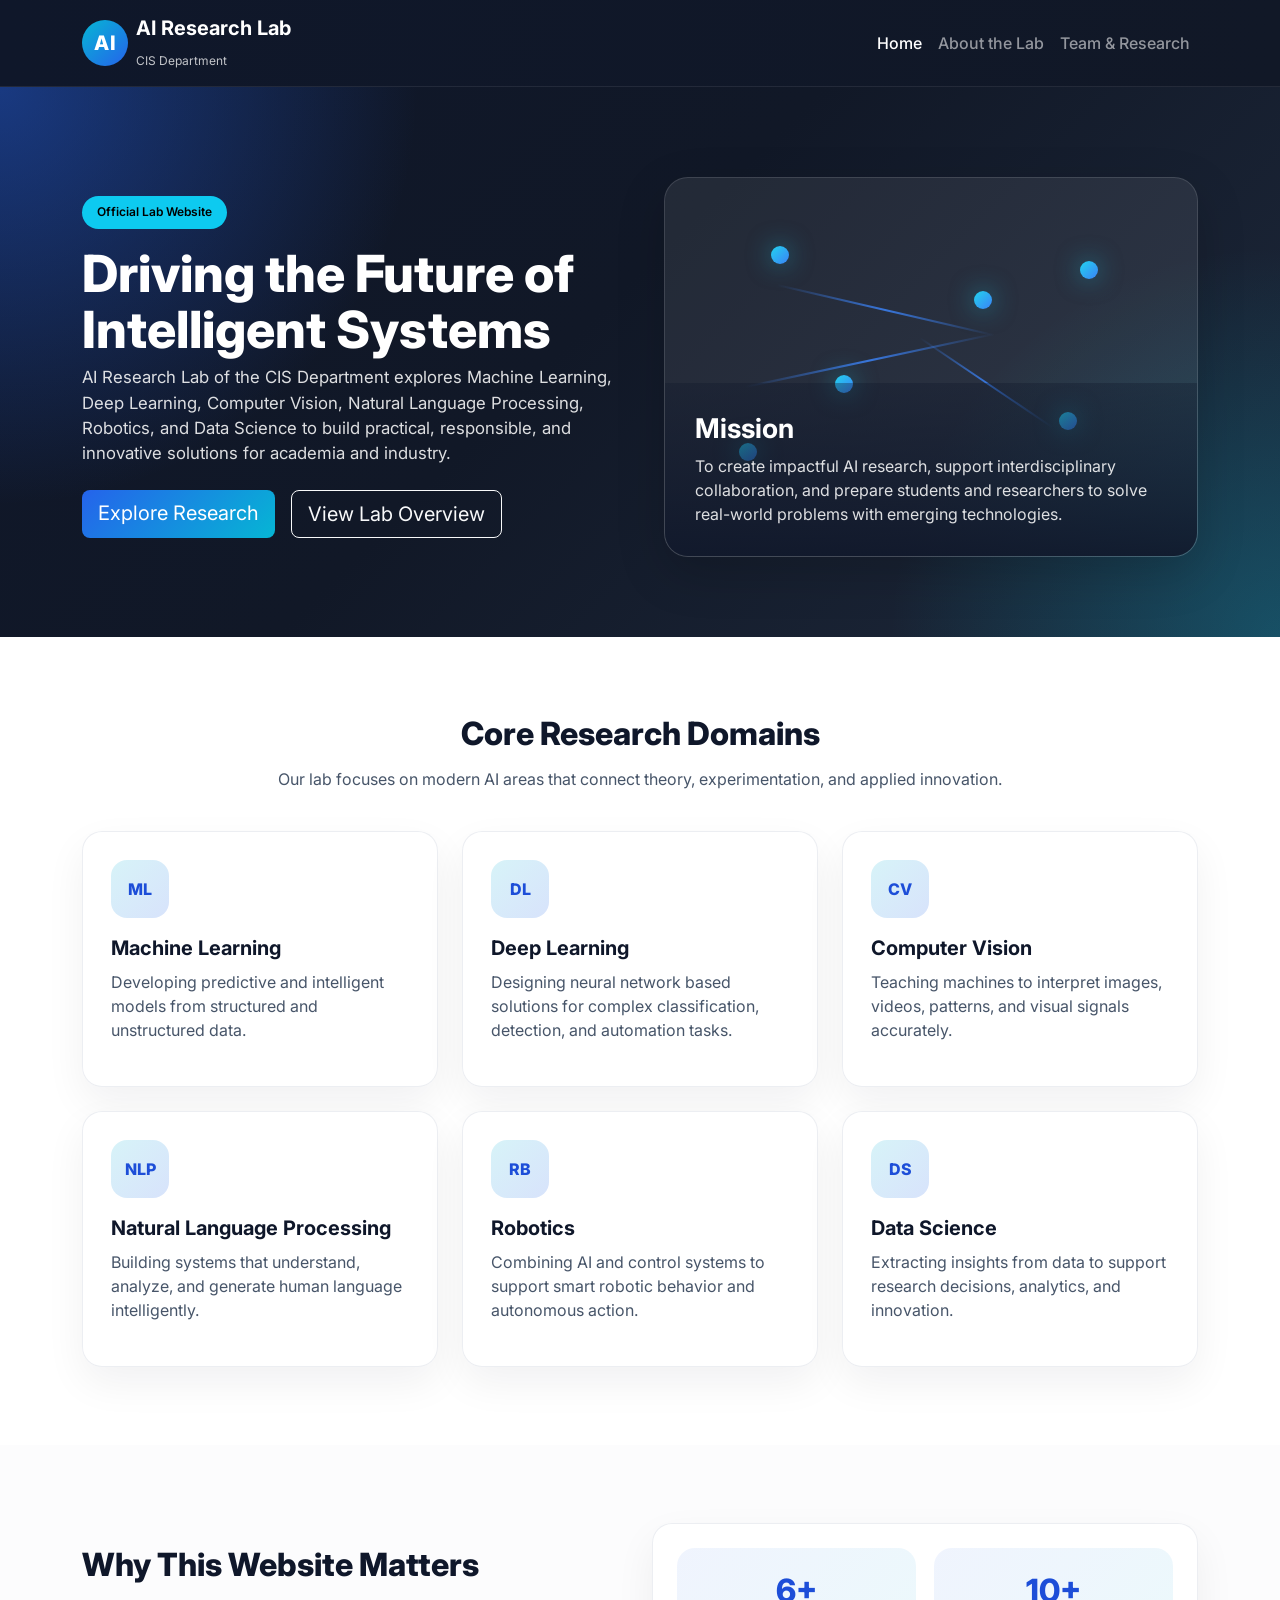
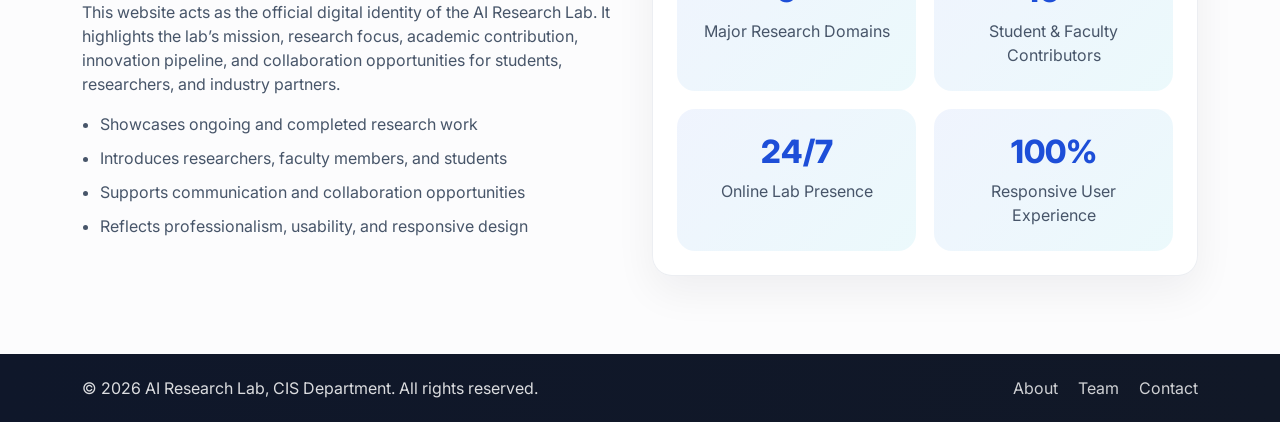
<file: index.html>
<!DOCTYPE html>
<html lang="en">
<head>
  <meta charset="UTF-8" />
  <meta name="viewport" content="width=device-width, initial-scale=1.0" />
  <title>AI Research Lab | Home</title>
  <meta name="description" content="Official website of AI Research Lab, CIS Department. Explore research, projects, innovation, and collaboration opportunities." />
  <link rel="preconnect" href="https://fonts.googleapis.com">
  <link rel="preconnect" href="https://fonts.gstatic.com" crossorigin>
  <link href="https://fonts.googleapis.com/css2?family=Inter:wght@400;500;600;700;800&display=swap" rel="stylesheet">
  <link href="https://cdn.jsdelivr.net/npm/bootstrap@5.3.3/dist/css/bootstrap.min.css" rel="stylesheet">
  <link rel="stylesheet" href="style.css" />
</head>
<body>
  <header>
    <nav class="navbar navbar-expand-lg navbar-dark custom-nav sticky-top" aria-label="Main navigation">
      <div class="container">
        <a class="navbar-brand d-flex align-items-center gap-2" href="index.html">
          <span class="logo-circle" aria-hidden="true">AI</span>
          <span>
            <strong>AI Research Lab</strong><br>
            <small class="brand-subtitle">CIS Department</small>
          </span>
        </a>
        <button class="navbar-toggler" type="button" data-bs-toggle="collapse" data-bs-target="#mainNav" aria-controls="mainNav" aria-expanded="false" aria-label="Toggle navigation">
          <span class="navbar-toggler-icon"></span>
        </button>
        <div class="collapse navbar-collapse" id="mainNav">
          <ul class="navbar-nav ms-auto mb-2 mb-lg-0">
            <li class="nav-item"><a class="nav-link active" href="index.html">Home</a></li>
            <li class="nav-item"><a class="nav-link" href="about.html">About the Lab</a></li>
            <li class="nav-item"><a class="nav-link" href="team.html">Team & Research</a></li>
          </ul>
        </div>
      </div>
    </nav>
  </header>

  <main>
    <section class="hero-section">
      <div class="container">
        <div class="row align-items-center g-5">
          <div class="col-lg-6">
            <span class="badge rounded-pill text-bg-info hero-badge">Official Lab Website</span>
            <h1 class="hero-title mt-3">Driving the Future of Intelligent Systems</h1>
            <p class="hero-text">
              AI Research Lab of the CIS Department explores Machine Learning, Deep Learning,
              Computer Vision, Natural Language Processing, Robotics, and Data Science to build
              practical, responsible, and innovative solutions for academia and industry.
            </p>
            <div class="d-flex flex-wrap gap-3 mt-4">
              <a href="team.html#research" class="btn btn-primary btn-lg">Explore Research</a>
              <a href="about.html" class="btn btn-outline-light btn-lg">View Lab Overview</a>
            </div>
          </div>
          <div class="col-lg-6">
            <div class="hero-card shadow-lg">
              <div class="ai-grid" aria-hidden="true">
                <div class="grid-node"></div>
                <div class="grid-node"></div>
                <div class="grid-node"></div>
                <div class="grid-node"></div>
                <div class="grid-node"></div>
                <div class="grid-node"></div>
                <div class="grid-line line-1"></div>
                <div class="grid-line line-2"></div>
                <div class="grid-line line-3"></div>
              </div>
              <div class="hero-card-content">
                <h2>Mission</h2>
                <p>
                  To create impactful AI research, support interdisciplinary collaboration, and
                  prepare students and researchers to solve real-world problems with emerging technologies.
                </p>
              </div>
            </div>
          </div>
        </div>
      </div>
    </section>

    <section class="section-padding bg-white">
      <div class="container">
        <div class="section-heading text-center">
          <h2>Core Research Domains</h2>
          <p>Our lab focuses on modern AI areas that connect theory, experimentation, and applied innovation.</p>
        </div>
        <div class="row g-4 mt-1">
          <div class="col-md-6 col-xl-4">
            <article class="feature-card h-100">
              <div class="icon-box">ML</div>
              <h3>Machine Learning</h3>
              <p>Developing predictive and intelligent models from structured and unstructured data.</p>
            </article>
          </div>
          <div class="col-md-6 col-xl-4">
            <article class="feature-card h-100">
              <div class="icon-box">DL</div>
              <h3>Deep Learning</h3>
              <p>Designing neural network based solutions for complex classification, detection, and automation tasks.</p>
            </article>
          </div>
          <div class="col-md-6 col-xl-4">
            <article class="feature-card h-100">
              <div class="icon-box">CV</div>
              <h3>Computer Vision</h3>
              <p>Teaching machines to interpret images, videos, patterns, and visual signals accurately.</p>
            </article>
          </div>
          <div class="col-md-6 col-xl-4">
            <article class="feature-card h-100">
              <div class="icon-box">NLP</div>
              <h3>Natural Language Processing</h3>
              <p>Building systems that understand, analyze, and generate human language intelligently.</p>
            </article>
          </div>
          <div class="col-md-6 col-xl-4">
            <article class="feature-card h-100">
              <div class="icon-box">RB</div>
              <h3>Robotics</h3>
              <p>Combining AI and control systems to support smart robotic behavior and autonomous action.</p>
            </article>
          </div>
          <div class="col-md-6 col-xl-4">
            <article class="feature-card h-100">
              <div class="icon-box">DS</div>
              <h3>Data Science</h3>
              <p>Extracting insights from data to support research decisions, analytics, and innovation.</p>
            </article>
          </div>
        </div>
      </div>
    </section>

    <section class="section-padding bg-light-subtle">
      <div class="container">
        <div class="row g-4 align-items-center">
          <div class="col-lg-6">
            <div class="section-heading text-start mb-3">
              <h2>Why This Website Matters</h2>
            </div>
            <p class="content-text">
              This website acts as the official digital identity of the AI Research Lab. It highlights the lab’s mission,
              research focus, academic contribution, innovation pipeline, and collaboration opportunities for students,
              researchers, and industry partners.
            </p>
            <ul class="custom-list">
              <li>Showcases ongoing and completed research work</li>
              <li>Introduces researchers, faculty members, and students</li>
              <li>Supports communication and collaboration opportunities</li>
              <li>Reflects professionalism, usability, and responsive design</li>
            </ul>
          </div>
          <div class="col-lg-6">
            <div class="stats-panel">
              <div class="stat-item">
                <h3>6+</h3>
                <p>Major Research Domains</p>
              </div>
              <div class="stat-item">
                <h3>10+</h3>
                <p>Student & Faculty Contributors</p>
              </div>
              <div class="stat-item">
                <h3>24/7</h3>
                <p>Online Lab Presence</p>
              </div>
              <div class="stat-item">
                <h3>100%</h3>
                <p>Responsive User Experience</p>
              </div>
            </div>
          </div>
        </div>
      </div>
    </section>
  </main>

  <footer class="site-footer">
    <div class="container d-flex flex-column flex-md-row justify-content-between align-items-center gap-3">
      <p class="mb-0">© 2026 AI Research Lab, CIS Department. All rights reserved.</p>
      <div class="footer-links">
        <a href="about.html">About</a>
        <a href="team.html">Team</a>
        <a href="team.html#contact">Contact</a>
      </div>
    </div>
  </footer>

  <script src="https://cdn.jsdelivr.net/npm/bootstrap@5.3.3/dist/js/bootstrap.bundle.min.js"></script>
  <script src="script.js"></script>
</body>
</html>
</file>
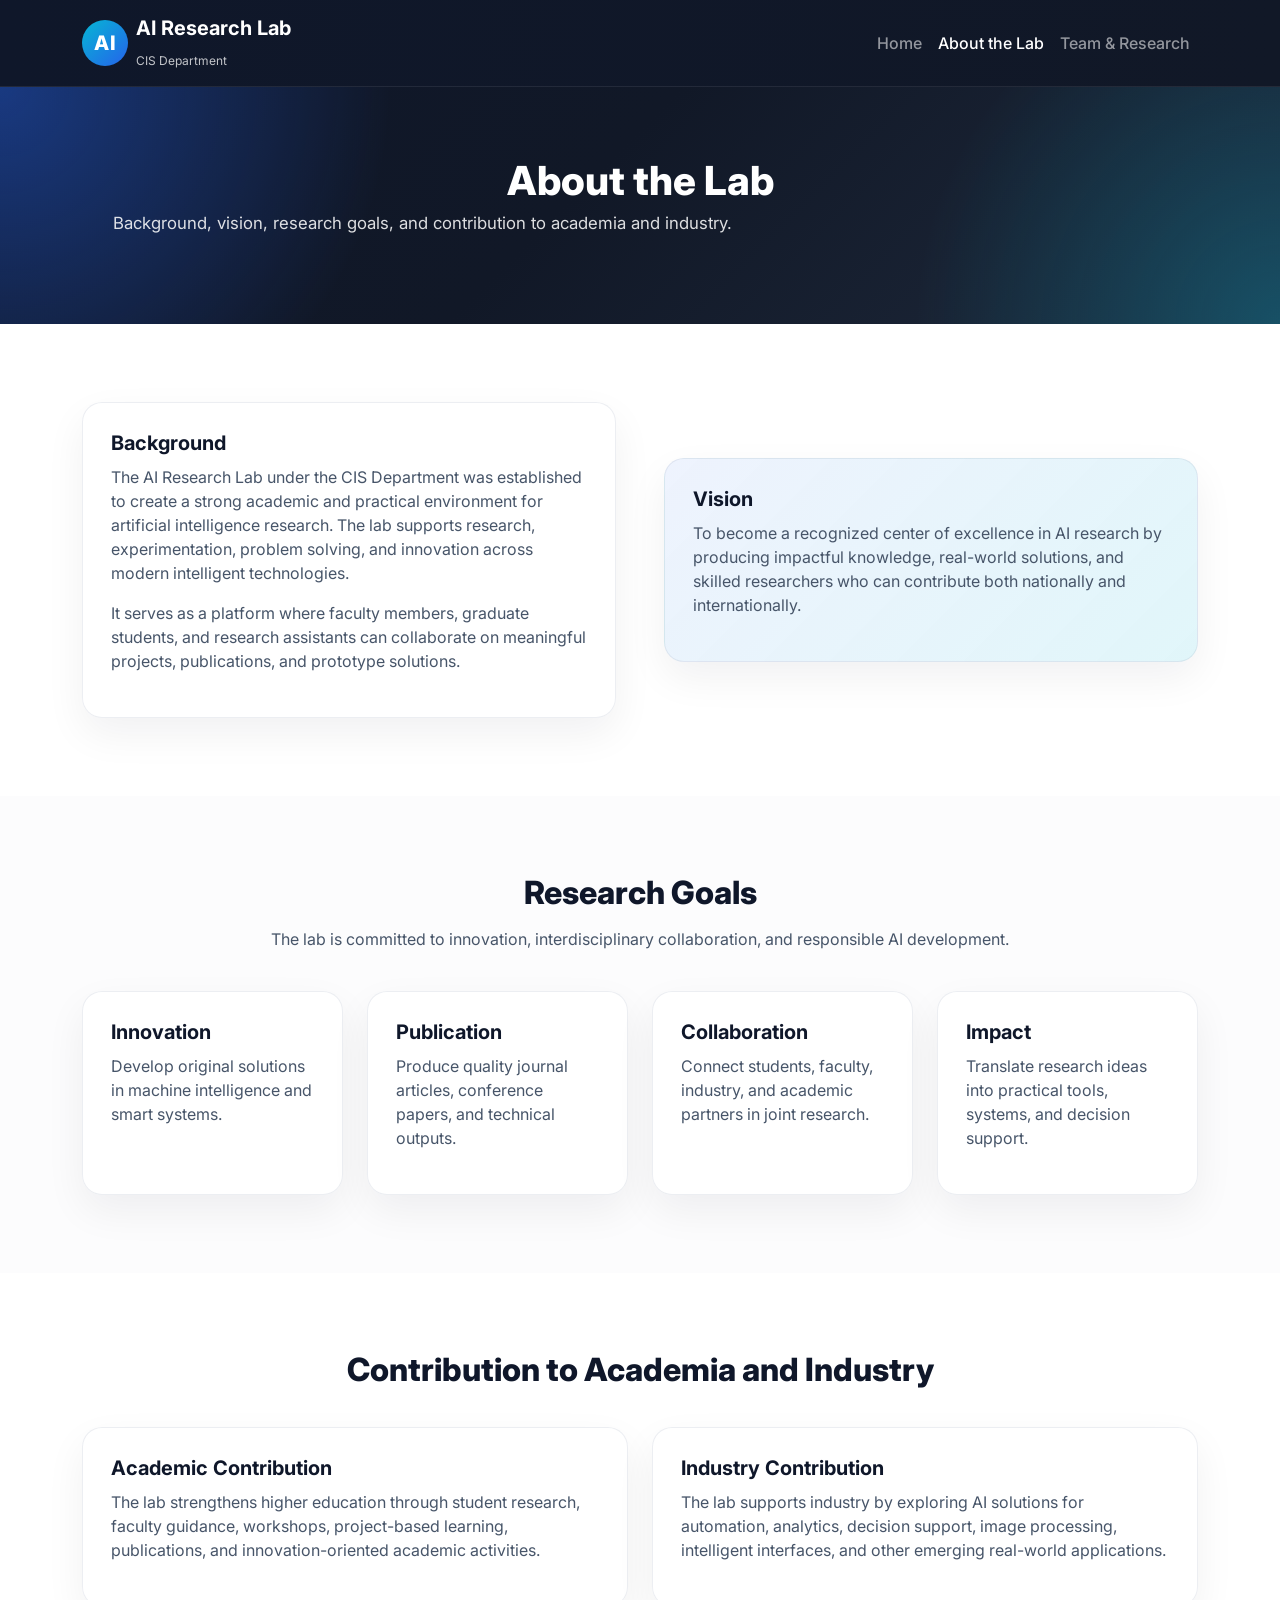
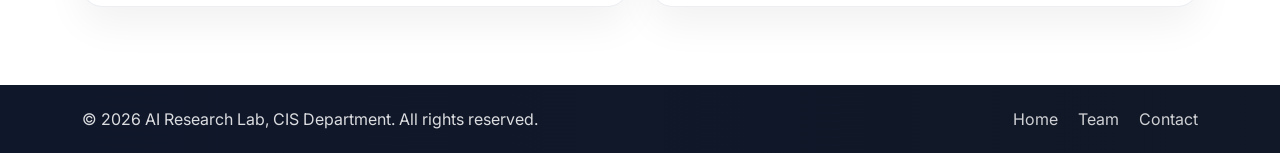
<file: about.html>
<!DOCTYPE html>
<html lang="en">
<head>
  <meta charset="UTF-8" />
  <meta name="viewport" content="width=device-width, initial-scale=1.0" />
  <title>AI Research Lab | About the Lab</title>
  <meta name="description" content="Learn about the background, vision, goals, and contributions of AI Research Lab." />
  <link rel="preconnect" href="https://fonts.googleapis.com">
  <link rel="preconnect" href="https://fonts.gstatic.com" crossorigin>
  <link href="https://fonts.googleapis.com/css2?family=Inter:wght@400;500;600;700;800&display=swap" rel="stylesheet">
  <link href="https://cdn.jsdelivr.net/npm/bootstrap@5.3.3/dist/css/bootstrap.min.css" rel="stylesheet">
  <link rel="stylesheet" href="style.css" />
</head>
<body>
  <header>
    <nav class="navbar navbar-expand-lg navbar-dark custom-nav sticky-top" aria-label="Main navigation">
      <div class="container">
        <a class="navbar-brand d-flex align-items-center gap-2" href="index.html">
          <span class="logo-circle" aria-hidden="true">AI</span>
          <span>
            <strong>AI Research Lab</strong><br>
            <small class="brand-subtitle">CIS Department</small>
          </span>
        </a>
        <button class="navbar-toggler" type="button" data-bs-toggle="collapse" data-bs-target="#mainNav" aria-controls="mainNav" aria-expanded="false" aria-label="Toggle navigation">
          <span class="navbar-toggler-icon"></span>
        </button>
        <div class="collapse navbar-collapse" id="mainNav">
          <ul class="navbar-nav ms-auto mb-2 mb-lg-0">
            <li class="nav-item"><a class="nav-link" href="index.html">Home</a></li>
            <li class="nav-item"><a class="nav-link active" href="about.html">About the Lab</a></li>
            <li class="nav-item"><a class="nav-link" href="team.html">Team & Research</a></li>
          </ul>
        </div>
      </div>
    </nav>
  </header>

  <main>
    <section class="page-hero small-hero">
      <div class="container text-center">
        <h1>About the Lab</h1>
        <p>Background, vision, research goals, and contribution to academia and industry.</p>
      </div>
    </section>

    <section class="section-padding bg-white">
      <div class="container">
        <div class="row g-5 align-items-center">
          <div class="col-lg-6">
            <div class="content-panel h-100">
              <h2>Background</h2>
              <p>
                The AI Research Lab under the CIS Department was established to create a strong academic
                and practical environment for artificial intelligence research. The lab supports research,
                experimentation, problem solving, and innovation across modern intelligent technologies.
              </p>
              <p>
                It serves as a platform where faculty members, graduate students, and research assistants can
                collaborate on meaningful projects, publications, and prototype solutions.
              </p>
            </div>
          </div>
          <div class="col-lg-6">
            <div class="content-panel h-100 accent-panel">
              <h2>Vision</h2>
              <p>
                To become a recognized center of excellence in AI research by producing impactful knowledge,
                real-world solutions, and skilled researchers who can contribute both nationally and internationally.
              </p>
            </div>
          </div>
        </div>
      </div>
    </section>

    <section class="section-padding bg-light-subtle">
      <div class="container">
        <div class="section-heading text-center">
          <h2>Research Goals</h2>
          <p>The lab is committed to innovation, interdisciplinary collaboration, and responsible AI development.</p>
        </div>
        <div class="row g-4 mt-1">
          <div class="col-md-6 col-lg-3">
            <div class="goal-card h-100">
              <h3>Innovation</h3>
              <p>Develop original solutions in machine intelligence and smart systems.</p>
            </div>
          </div>
          <div class="col-md-6 col-lg-3">
            <div class="goal-card h-100">
              <h3>Publication</h3>
              <p>Produce quality journal articles, conference papers, and technical outputs.</p>
            </div>
          </div>
          <div class="col-md-6 col-lg-3">
            <div class="goal-card h-100">
              <h3>Collaboration</h3>
              <p>Connect students, faculty, industry, and academic partners in joint research.</p>
            </div>
          </div>
          <div class="col-md-6 col-lg-3">
            <div class="goal-card h-100">
              <h3>Impact</h3>
              <p>Translate research ideas into practical tools, systems, and decision support.</p>
            </div>
          </div>
        </div>
      </div>
    </section>

    <section class="section-padding bg-white">
      <div class="container">
        <div class="section-heading text-center">
          <h2>Contribution to Academia and Industry</h2>
        </div>
        <div class="row g-4 mt-1">
          <div class="col-lg-6">
            <div class="content-panel h-100">
              <h3>Academic Contribution</h3>
              <p>
                The lab strengthens higher education through student research, faculty guidance, workshops,
                project-based learning, publications, and innovation-oriented academic activities.
              </p>
            </div>
          </div>
          <div class="col-lg-6">
            <div class="content-panel h-100">
              <h3>Industry Contribution</h3>
              <p>
                The lab supports industry by exploring AI solutions for automation, analytics, decision support,
                image processing, intelligent interfaces, and other emerging real-world applications.
              </p>
            </div>
          </div>
        </div>
      </div>
    </section>
  </main>

  <footer class="site-footer">
    <div class="container d-flex flex-column flex-md-row justify-content-between align-items-center gap-3">
      <p class="mb-0">© 2026 AI Research Lab, CIS Department. All rights reserved.</p>
      <div class="footer-links">
        <a href="index.html">Home</a>
        <a href="team.html">Team</a>
        <a href="team.html#contact">Contact</a>
      </div>
    </div>
  </footer>

  <script src="https://cdn.jsdelivr.net/npm/bootstrap@5.3.3/dist/js/bootstrap.bundle.min.js"></script>
  <script src="script.js"></script>
</body>
</html>
</file>
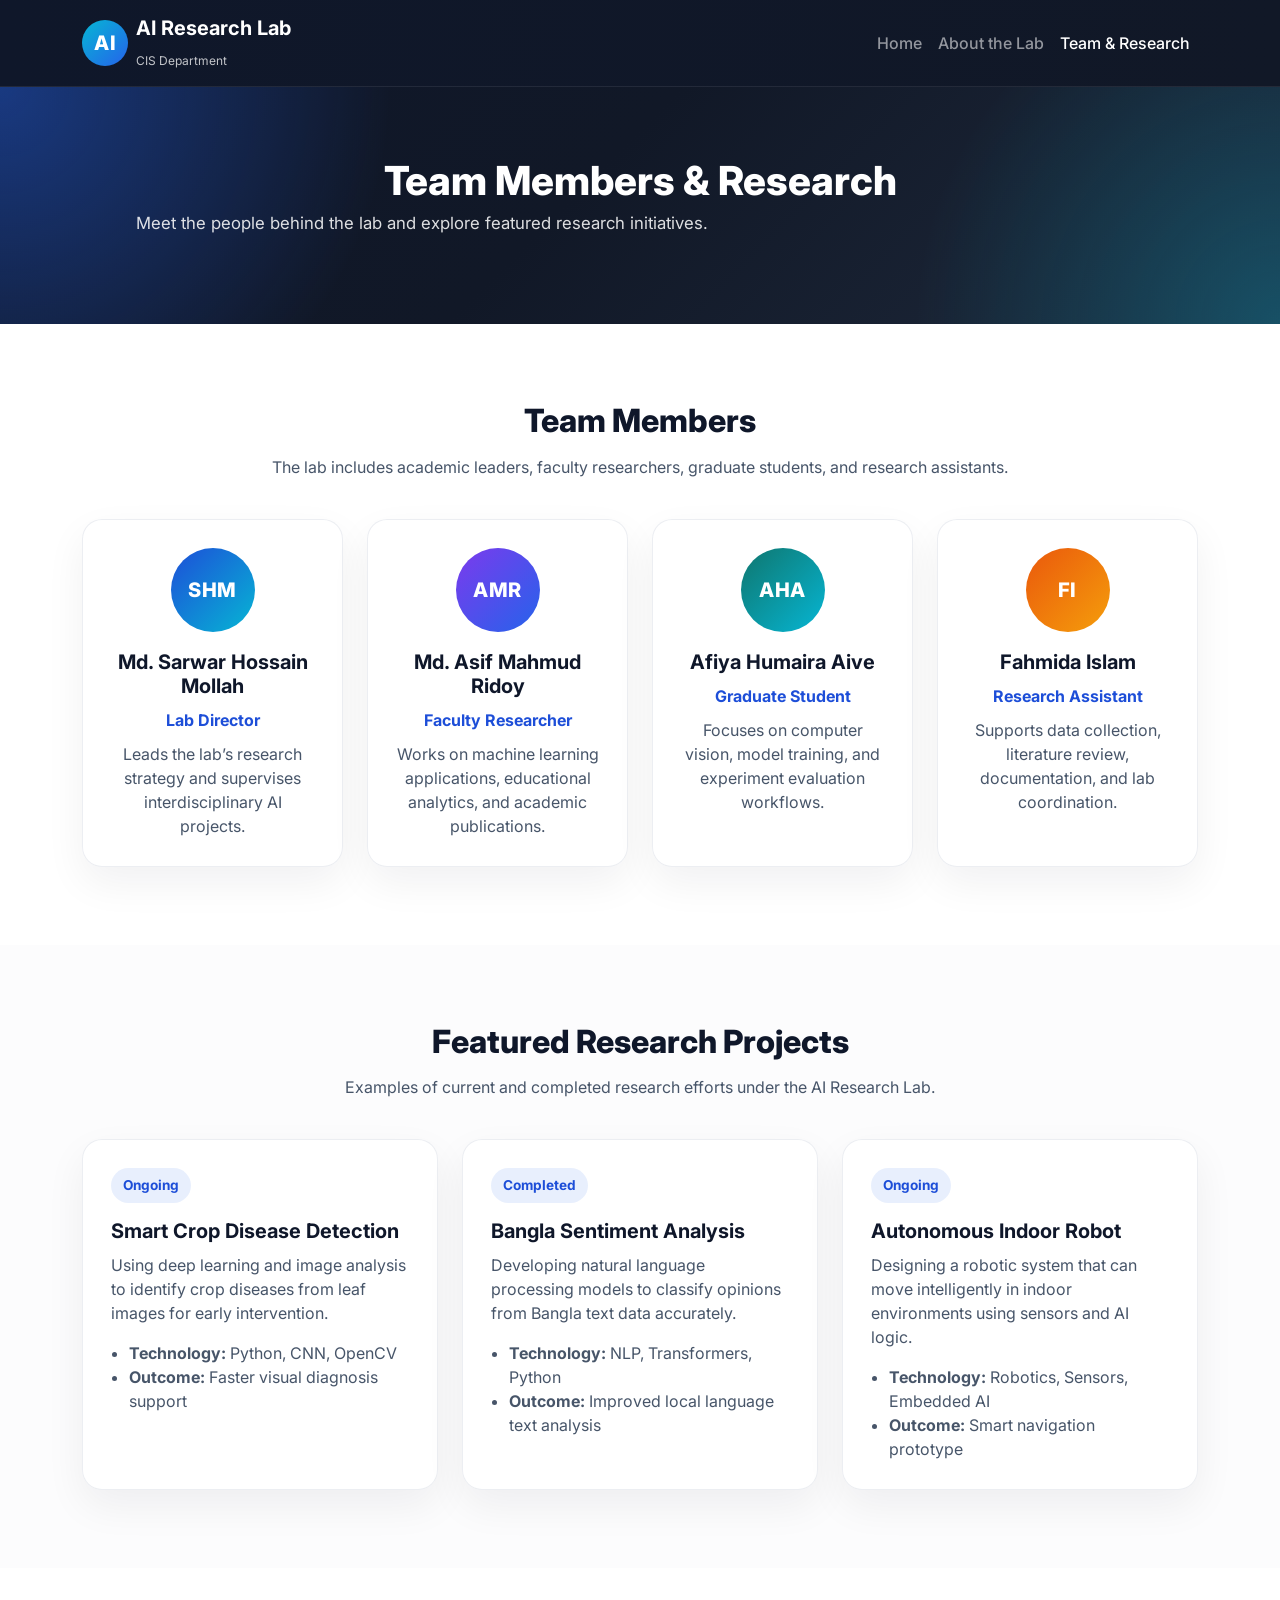
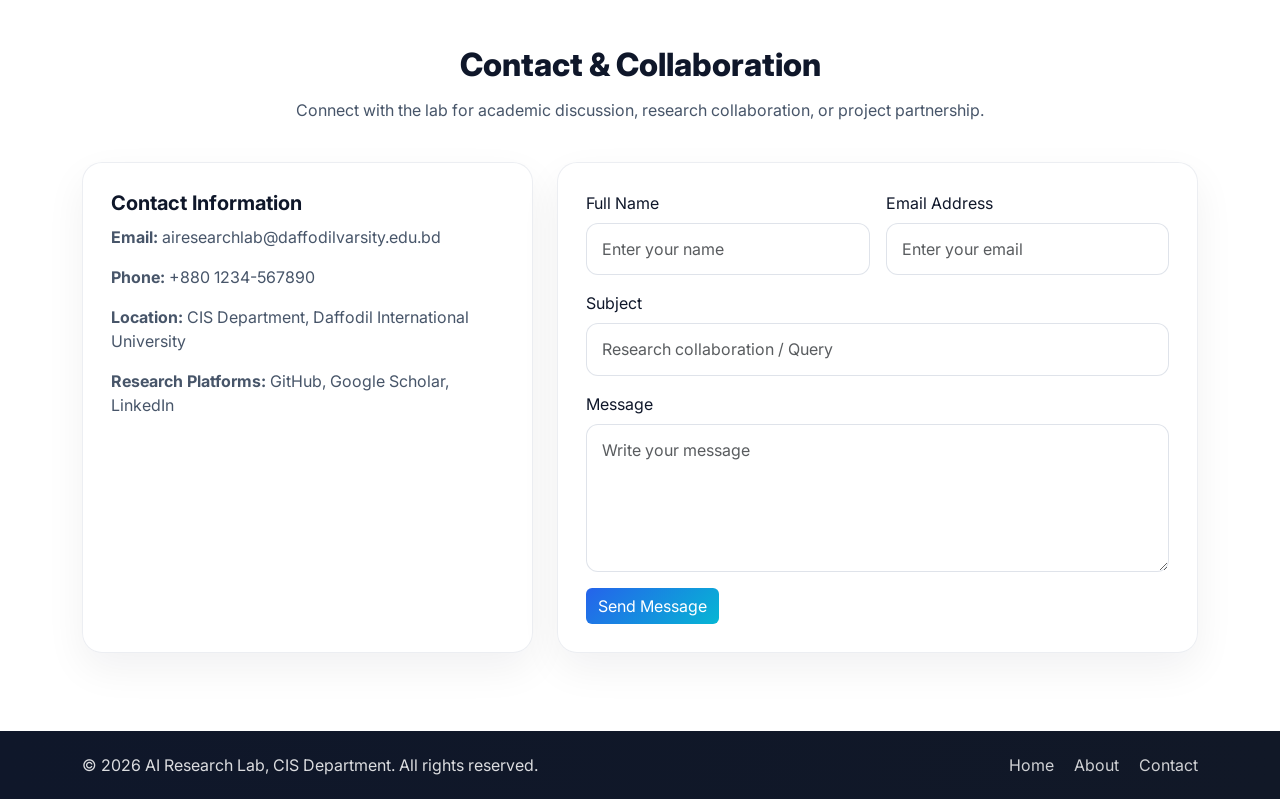
<file: team.html>
<!DOCTYPE html>
<html lang="en">
<head>
  <meta charset="UTF-8" />
  <meta name="viewport" content="width=device-width, initial-scale=1.0" />
  <title>AI Research Lab | Team & Research</title>
  <meta name="description" content="Meet the team members and explore ongoing AI research areas and contact information." />
  <link rel="preconnect" href="https://fonts.googleapis.com">
  <link rel="preconnect" href="https://fonts.gstatic.com" crossorigin>
  <link href="https://fonts.googleapis.com/css2?family=Inter:wght@400;500;600;700;800&display=swap" rel="stylesheet">
  <link href="https://cdn.jsdelivr.net/npm/bootstrap@5.3.3/dist/css/bootstrap.min.css" rel="stylesheet">
  <link rel="stylesheet" href="style.css" />
</head>
<body>
  <header>
    <nav class="navbar navbar-expand-lg navbar-dark custom-nav sticky-top" aria-label="Main navigation">
      <div class="container">
        <a class="navbar-brand d-flex align-items-center gap-2" href="index.html">
          <span class="logo-circle" aria-hidden="true">AI</span>
          <span>
            <strong>AI Research Lab</strong><br>
            <small class="brand-subtitle">CIS Department</small>
          </span>
        </a>
        <button class="navbar-toggler" type="button" data-bs-toggle="collapse" data-bs-target="#mainNav" aria-controls="mainNav" aria-expanded="false" aria-label="Toggle navigation">
          <span class="navbar-toggler-icon"></span>
        </button>
        <div class="collapse navbar-collapse" id="mainNav">
          <ul class="navbar-nav ms-auto mb-2 mb-lg-0">
            <li class="nav-item"><a class="nav-link" href="index.html">Home</a></li>
            <li class="nav-item"><a class="nav-link" href="about.html">About the Lab</a></li>
            <li class="nav-item"><a class="nav-link active" href="team.html">Team & Research</a></li>
          </ul>
        </div>
      </div>
    </nav>
  </header>

  <main>
    <section class="page-hero small-hero">
      <div class="container text-center">
        <h1>Team Members & Research</h1>
        <p>Meet the people behind the lab and explore featured research initiatives.</p>
      </div>
    </section>

    <section class="section-padding bg-white" id="team">
      <div class="container">
        <div class="section-heading text-center">
          <h2>Team Members</h2>
          <p>The lab includes academic leaders, faculty researchers, graduate students, and research assistants.</p>
        </div>
        <div class="row g-4 mt-1">
          <div class="col-md-6 col-xl-3">
            <article class="team-card h-100 text-center">
              <div class="avatar avatar-1">SHM</div>
              <h3>Md. Sarwar Hossain Mollah</h3>
              <p class="role">Lab Director</p>
              <p class="bio">Leads the lab’s research strategy and supervises interdisciplinary AI projects.</p>
            </article>
          </div>
          <div class="col-md-6 col-xl-3">
            <article class="team-card h-100 text-center">
              <div class="avatar avatar-2">AMR</div>
              <h3>Md. Asif Mahmud Ridoy</h3>
              <p class="role">Faculty Researcher</p>
              <p class="bio">Works on machine learning applications, educational analytics, and academic publications.</p>
            </article>
          </div>
          <div class="col-md-6 col-xl-3">
            <article class="team-card h-100 text-center">
              <div class="avatar avatar-3">AHA</div>
              <h3>Afiya Humaira Aive</h3>
              <p class="role">Graduate Student</p>
              <p class="bio">Focuses on computer vision, model training, and experiment evaluation workflows.</p>
            </article>
          </div>
          <div class="col-md-6 col-xl-3">
            <article class="team-card h-100 text-center">
              <div class="avatar avatar-4">FI</div>
              <h3>Fahmida Islam</h3>
              <p class="role">Research Assistant</p>
              <p class="bio">Supports data collection, literature review, documentation, and lab coordination.</p>
            </article>
          </div>
        </div>
      </div>
    </section>

    <section class="section-padding bg-light-subtle" id="research">
      <div class="container">
        <div class="section-heading text-center">
          <h2>Featured Research Projects</h2>
          <p>Examples of current and completed research efforts under the AI Research Lab.</p>
        </div>
        <div class="row g-4 mt-1">
          <div class="col-lg-4">
            <article class="project-card h-100">
              <span class="project-tag">Ongoing</span>
              <h3>Smart Crop Disease Detection</h3>
              <p>Using deep learning and image analysis to identify crop diseases from leaf images for early intervention.</p>
              <ul>
                <li><strong>Technology:</strong> Python, CNN, OpenCV</li>
                <li><strong>Outcome:</strong> Faster visual diagnosis support</li>
              </ul>
            </article>
          </div>
          <div class="col-lg-4">
            <article class="project-card h-100">
              <span class="project-tag">Completed</span>
              <h3>Bangla Sentiment Analysis</h3>
              <p>Developing natural language processing models to classify opinions from Bangla text data accurately.</p>
              <ul>
                <li><strong>Technology:</strong> NLP, Transformers, Python</li>
                <li><strong>Outcome:</strong> Improved local language text analysis</li>
              </ul>
            </article>
          </div>
          <div class="col-lg-4">
            <article class="project-card h-100">
              <span class="project-tag">Ongoing</span>
              <h3>Autonomous Indoor Robot</h3>
              <p>Designing a robotic system that can move intelligently in indoor environments using sensors and AI logic.</p>
              <ul>
                <li><strong>Technology:</strong> Robotics, Sensors, Embedded AI</li>
                <li><strong>Outcome:</strong> Smart navigation prototype</li>
              </ul>
            </article>
          </div>
        </div>
      </div>
    </section>

    <section class="section-padding bg-white" id="contact">
      <div class="container">
        <div class="section-heading text-center">
          <h2>Contact & Collaboration</h2>
          <p>Connect with the lab for academic discussion, research collaboration, or project partnership.</p>
        </div>
        <div class="row g-4 mt-1">
          <div class="col-lg-5">
            <div class="content-panel h-100">
              <h3>Contact Information</h3>
              <p><strong>Email:</strong> airesearchlab@daffodilvarsity.edu.bd</p>
              <p><strong>Phone:</strong> +880 1234-567890</p>
              <p><strong>Location:</strong> CIS Department, Daffodil International University</p>
              <p><strong>Research Platforms:</strong> GitHub, Google Scholar, LinkedIn</p>
            </div>
          </div>
          <div class="col-lg-7">
            <form class="contact-form" aria-label="Contact form">
              <div class="row g-3">
                <div class="col-md-6">
                  <label for="name" class="form-label">Full Name</label>
                  <input type="text" class="form-control" id="name" placeholder="Enter your name" required>
                </div>
                <div class="col-md-6">
                  <label for="email" class="form-label">Email Address</label>
                  <input type="email" class="form-control" id="email" placeholder="Enter your email" required>
                </div>
                <div class="col-12">
                  <label for="subject" class="form-label">Subject</label>
                  <input type="text" class="form-control" id="subject" placeholder="Research collaboration / Query" required>
                </div>
                <div class="col-12">
                  <label for="message" class="form-label">Message</label>
                  <textarea class="form-control" id="message" rows="5" placeholder="Write your message" required></textarea>
                </div>
                <div class="col-12">
                  <button type="submit" class="btn btn-primary">Send Message</button>
                </div>
              </div>
            </form>
          </div>
        </div>
      </div>
    </section>
  </main>

  <footer class="site-footer">
    <div class="container d-flex flex-column flex-md-row justify-content-between align-items-center gap-3">
      <p class="mb-0">© 2026 AI Research Lab, CIS Department. All rights reserved.</p>
      <div class="footer-links">
        <a href="index.html">Home</a>
        <a href="about.html">About</a>
        <a href="#contact">Contact</a>
      </div>
    </div>
  </footer>

  <script src="https://cdn.jsdelivr.net/npm/bootstrap@5.3.3/dist/js/bootstrap.bundle.min.js"></script>
  <script src="script.js"></script>
</body>
</html>
</file>
<file: style.css>
:root {
  --bg-dark: #0f172a;
  --bg-dark-2: #111827;
  --primary: #2563eb;
  --primary-dark: #1d4ed8;
  --accent: #06b6d4;
  --text-main: #0f172a;
  --text-soft: #475569;
  --card-bg: rgba(255, 255, 255, 0.92);
  --border-soft: rgba(148, 163, 184, 0.18);
}

* {
  box-sizing: border-box;
}

html {
  scroll-behavior: smooth;
}

body {
  margin: 0;
  font-family: 'Inter', sans-serif;
  color: var(--text-main);
  background: #f8fafc;
}

img {
  max-width: 100%;
}

.custom-nav {
  background: linear-gradient(90deg, var(--bg-dark), var(--bg-dark-2));
  border-bottom: 1px solid rgba(255,255,255,0.08);
}

.logo-circle {
  width: 46px;
  height: 46px;
  display: inline-flex;
  align-items: center;
  justify-content: center;
  border-radius: 50%;
  background: linear-gradient(135deg, var(--accent), var(--primary));
  color: #fff;
  font-weight: 800;
  letter-spacing: 0.5px;
}

.brand-subtitle {
  color: rgba(255,255,255,0.75);
  font-size: 0.75rem;
}

.navbar .nav-link {
  font-weight: 500;
}

.navbar .nav-link.active,
.navbar .nav-link:hover {
  color: #ffffff !important;
}

.hero-section,
.page-hero {
  background:
    radial-gradient(circle at top left, rgba(37, 99, 235, 0.45), transparent 30%),
    radial-gradient(circle at bottom right, rgba(6, 182, 212, 0.28), transparent 28%),
    linear-gradient(135deg, #0f172a 0%, #111827 45%, #1e293b 100%);
  color: #fff;
}

.hero-section {
  padding: 90px 0 80px;
}

.page-hero {
  padding: 72px 0;
}

.small-hero h1,
.hero-title {
  font-weight: 800;
  line-height: 1.1;
}

.hero-title {
  font-size: clamp(2.3rem, 4vw, 4rem);
}

.hero-text,
.page-hero p {
  color: rgba(255,255,255,0.86);
  font-size: 1.05rem;
  max-width: 680px;
}

.hero-badge {
  font-weight: 600;
  padding: 0.65rem 0.95rem;
}

.hero-card {
  position: relative;
  min-height: 380px;
  border-radius: 24px;
  background: rgba(255,255,255,0.08);
  border: 1px solid rgba(255,255,255,0.12);
  overflow: hidden;
  display: flex;
  align-items: flex-end;
}

.hero-card-content {
  position: relative;
  z-index: 2;
  padding: 30px;
  background: linear-gradient(to top, rgba(15,23,42,0.9), rgba(15,23,42,0.35));
  width: 100%;
}

.hero-card-content h2 {
  font-size: 1.7rem;
  font-weight: 700;
}

.hero-card-content p {
  margin: 0;
  color: rgba(255,255,255,0.86);
}

.ai-grid {
  position: absolute;
  inset: 0;
}

.grid-node {
  position: absolute;
  width: 18px;
  height: 18px;
  border-radius: 50%;
  background: linear-gradient(135deg, #22d3ee, #3b82f6);
  box-shadow: 0 0 24px rgba(34, 211, 238, 0.5);
}

.grid-node:nth-child(1) { top: 18%; left: 20%; }
.grid-node:nth-child(2) { top: 30%; left: 58%; }
.grid-node:nth-child(3) { top: 52%; left: 32%; }
.grid-node:nth-child(4) { top: 62%; left: 74%; }
.grid-node:nth-child(5) { top: 22%; left: 78%; }
.grid-node:nth-child(6) { top: 70%; left: 14%; }

.grid-line {
  position: absolute;
  height: 2px;
  background: linear-gradient(90deg, rgba(34,211,238,0), rgba(59,130,246,0.85), rgba(34,211,238,0));
  transform-origin: left center;
}

.line-1 {
  width: 42%;
  top: 28%;
  left: 21%;
  transform: rotate(13deg);
}

.line-2 {
  width: 48%;
  top: 55%;
  left: 15%;
  transform: rotate(-12deg);
}

.line-3 {
  width: 30%;
  top: 42%;
  left: 48%;
  transform: rotate(34deg);
}

.section-padding {
  padding: 78px 0;
}

.section-heading {
  max-width: 760px;
  margin: 0 auto 12px;
}

.section-heading h2 {
  font-size: clamp(1.8rem, 2.5vw, 2.7rem);
  font-weight: 800;
  margin-bottom: 14px;
}

.section-heading p,
.content-text,
.content-panel p,
.goal-card p,
.feature-card p,
.team-card p,
.project-card p,
.project-card li {
  color: var(--text-soft);
}

.feature-card,
.content-panel,
.goal-card,
.team-card,
.project-card,
.stats-panel,
.contact-form {
  background: var(--card-bg);
  border: 1px solid var(--border-soft);
  border-radius: 20px;
  box-shadow: 0 16px 40px rgba(15, 23, 42, 0.06);
}

.feature-card,
.goal-card,
.team-card,
.project-card,
.contact-form,
.content-panel {
  padding: 28px;
}

.icon-box {
  width: 58px;
  height: 58px;
  border-radius: 16px;
  display: inline-flex;
  align-items: center;
  justify-content: center;
  font-weight: 800;
  background: linear-gradient(135deg, rgba(6,182,212,0.16), rgba(37,99,235,0.18));
  color: var(--primary-dark);
  margin-bottom: 18px;
}

.feature-card h3,
.goal-card h3,
.content-panel h2,
.content-panel h3,
.team-card h3,
.project-card h3 {
  font-size: 1.25rem;
  font-weight: 700;
  margin-bottom: 10px;
}

.custom-list {
  padding-left: 1.15rem;
  color: var(--text-soft);
}

.custom-list li {
  margin-bottom: 10px;
}

.stats-panel {
  display: grid;
  grid-template-columns: repeat(2, 1fr);
  gap: 18px;
  padding: 24px;
}

.stat-item {
  background: linear-gradient(135deg, rgba(37,99,235,0.07), rgba(6,182,212,0.08));
  border-radius: 18px;
  padding: 24px 18px;
  text-align: center;
}

.stat-item h3 {
  font-size: 2rem;
  font-weight: 800;
  margin: 0 0 8px;
  color: var(--primary-dark);
}

.stat-item p {
  margin: 0;
  color: var(--text-soft);
}

.accent-panel {
  background: linear-gradient(135deg, rgba(37,99,235,0.08), rgba(6,182,212,0.12));
}

.avatar {
  width: 84px;
  height: 84px;
  margin: 0 auto 18px;
  border-radius: 50%;
  display: flex;
  align-items: center;
  justify-content: center;
  color: #fff;
  font-weight: 800;
  letter-spacing: 0.6px;
  font-size: 1.25rem;
}

.avatar-1 { background: linear-gradient(135deg, #1d4ed8, #06b6d4); }
.avatar-2 { background: linear-gradient(135deg, #7c3aed, #2563eb); }
.avatar-3 { background: linear-gradient(135deg, #0f766e, #06b6d4); }
.avatar-4 { background: linear-gradient(135deg, #ea580c, #f59e0b); }

.role {
  font-weight: 700;
  color: var(--primary-dark) !important;
  margin-bottom: 10px;
}

.bio {
  margin-bottom: 0;
}

.project-card ul {
  padding-left: 1.1rem;
  margin-bottom: 0;
}

.project-tag {
  display: inline-block;
  padding: 0.45rem 0.75rem;
  border-radius: 999px;
  background: rgba(37,99,235,0.1);
  color: var(--primary-dark);
  font-size: 0.85rem;
  font-weight: 700;
  margin-bottom: 16px;
}

.contact-form .form-control {
  border-radius: 12px;
  padding: 0.82rem 0.95rem;
  border-color: rgba(148, 163, 184, 0.3);
}

.contact-form .form-control:focus {
  box-shadow: 0 0 0 0.2rem rgba(37, 99, 235, 0.15);
  border-color: rgba(37,99,235,0.5);
}

.btn-primary {
  background: linear-gradient(135deg, var(--primary), var(--accent));
  border: none;
}

.btn-primary:hover,
.btn-primary:focus {
  background: linear-gradient(135deg, var(--primary-dark), #0891b2);
}

.site-footer {
  background: linear-gradient(90deg, var(--bg-dark), var(--bg-dark-2));
  color: rgba(255,255,255,0.85);
  padding: 22px 0;
}

.footer-links a {
  color: rgba(255,255,255,0.8);
  text-decoration: none;
  margin-left: 16px;
}

.footer-links a:hover {
  color: #fff;
}

@media (max-width: 991.98px) {
  .hero-section {
    padding: 70px 0 60px;
  }

  .hero-card {
    min-height: 320px;
  }
}

@media (max-width: 767.98px) {
  .section-padding {
    padding: 60px 0;
  }

  .hero-text,
  .page-hero p {
    font-size: 0.98rem;
  }

  .stats-panel {
    grid-template-columns: 1fr;
  }

  .feature-card,
  .goal-card,
  .team-card,
  .project-card,
  .contact-form,
  .content-panel {
    padding: 22px;
  }

  .footer-links a {
    margin: 0 8px;
  }
}
</file>
